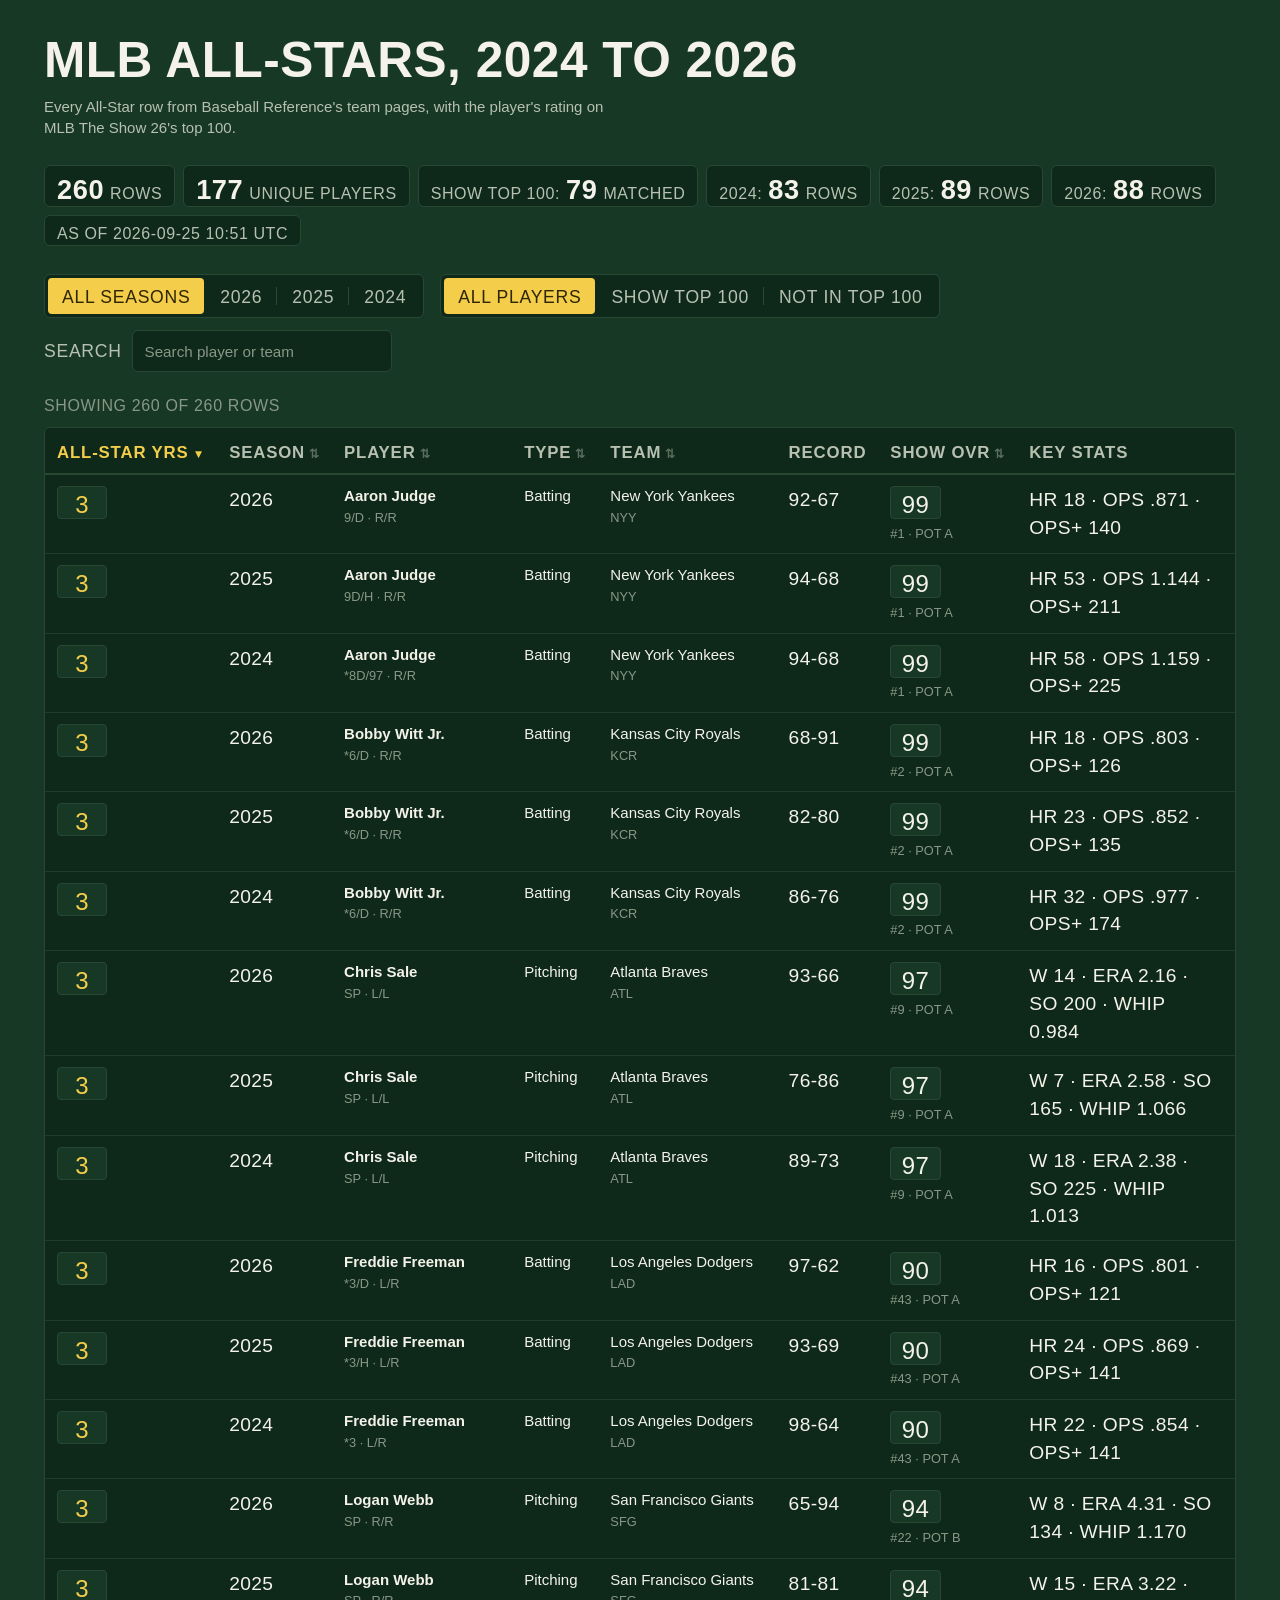
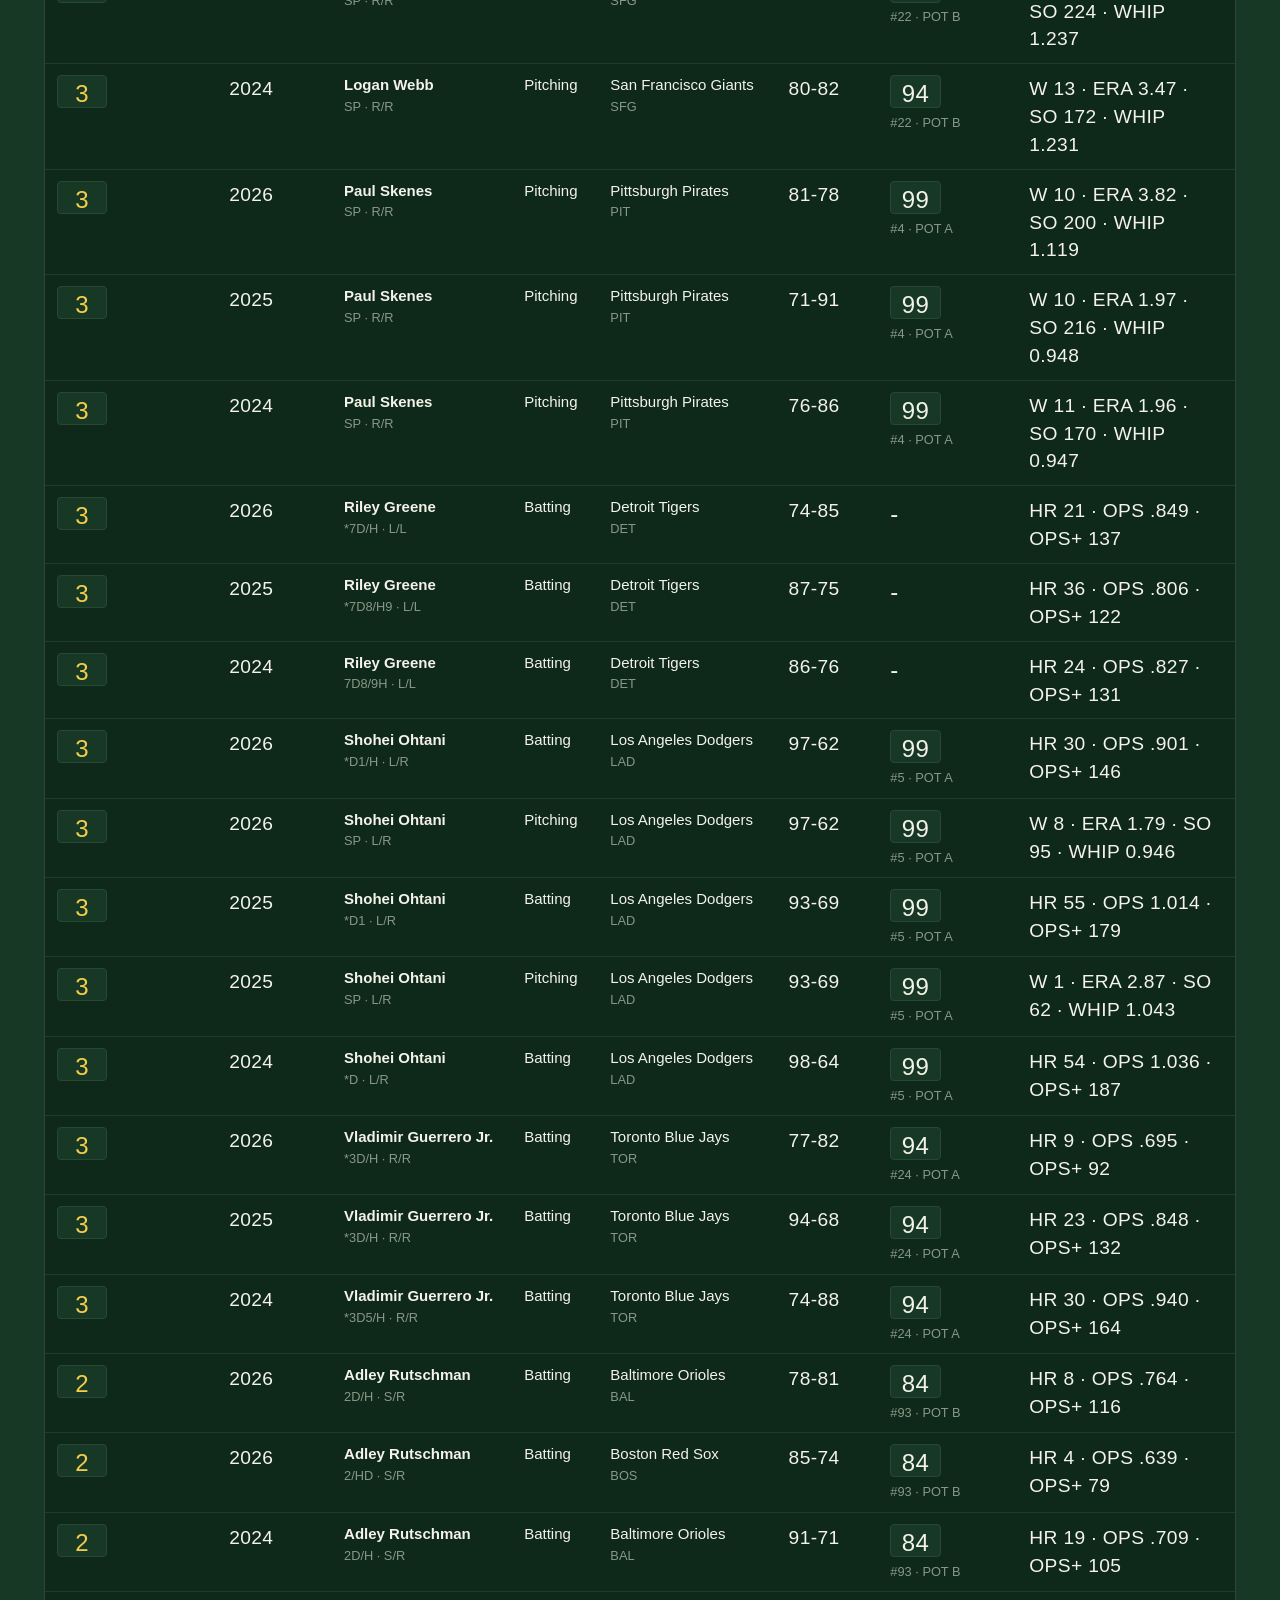
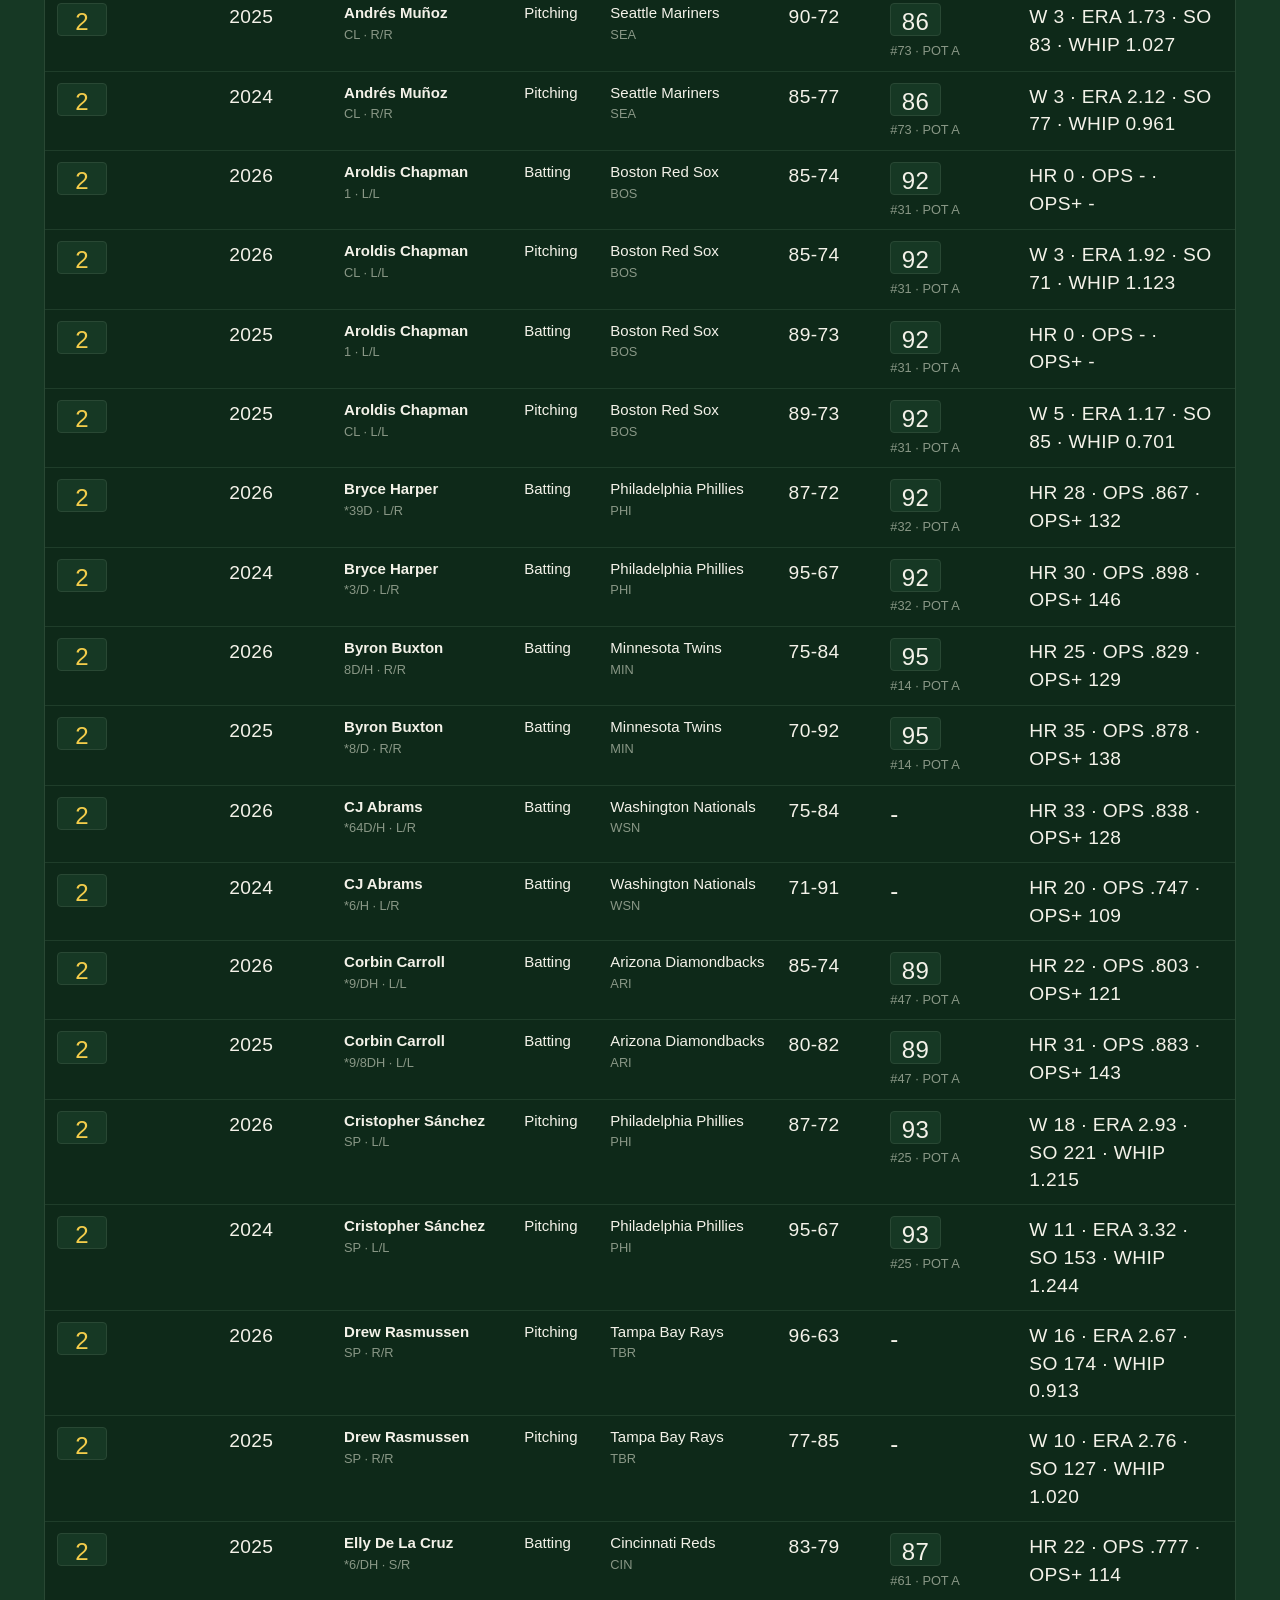
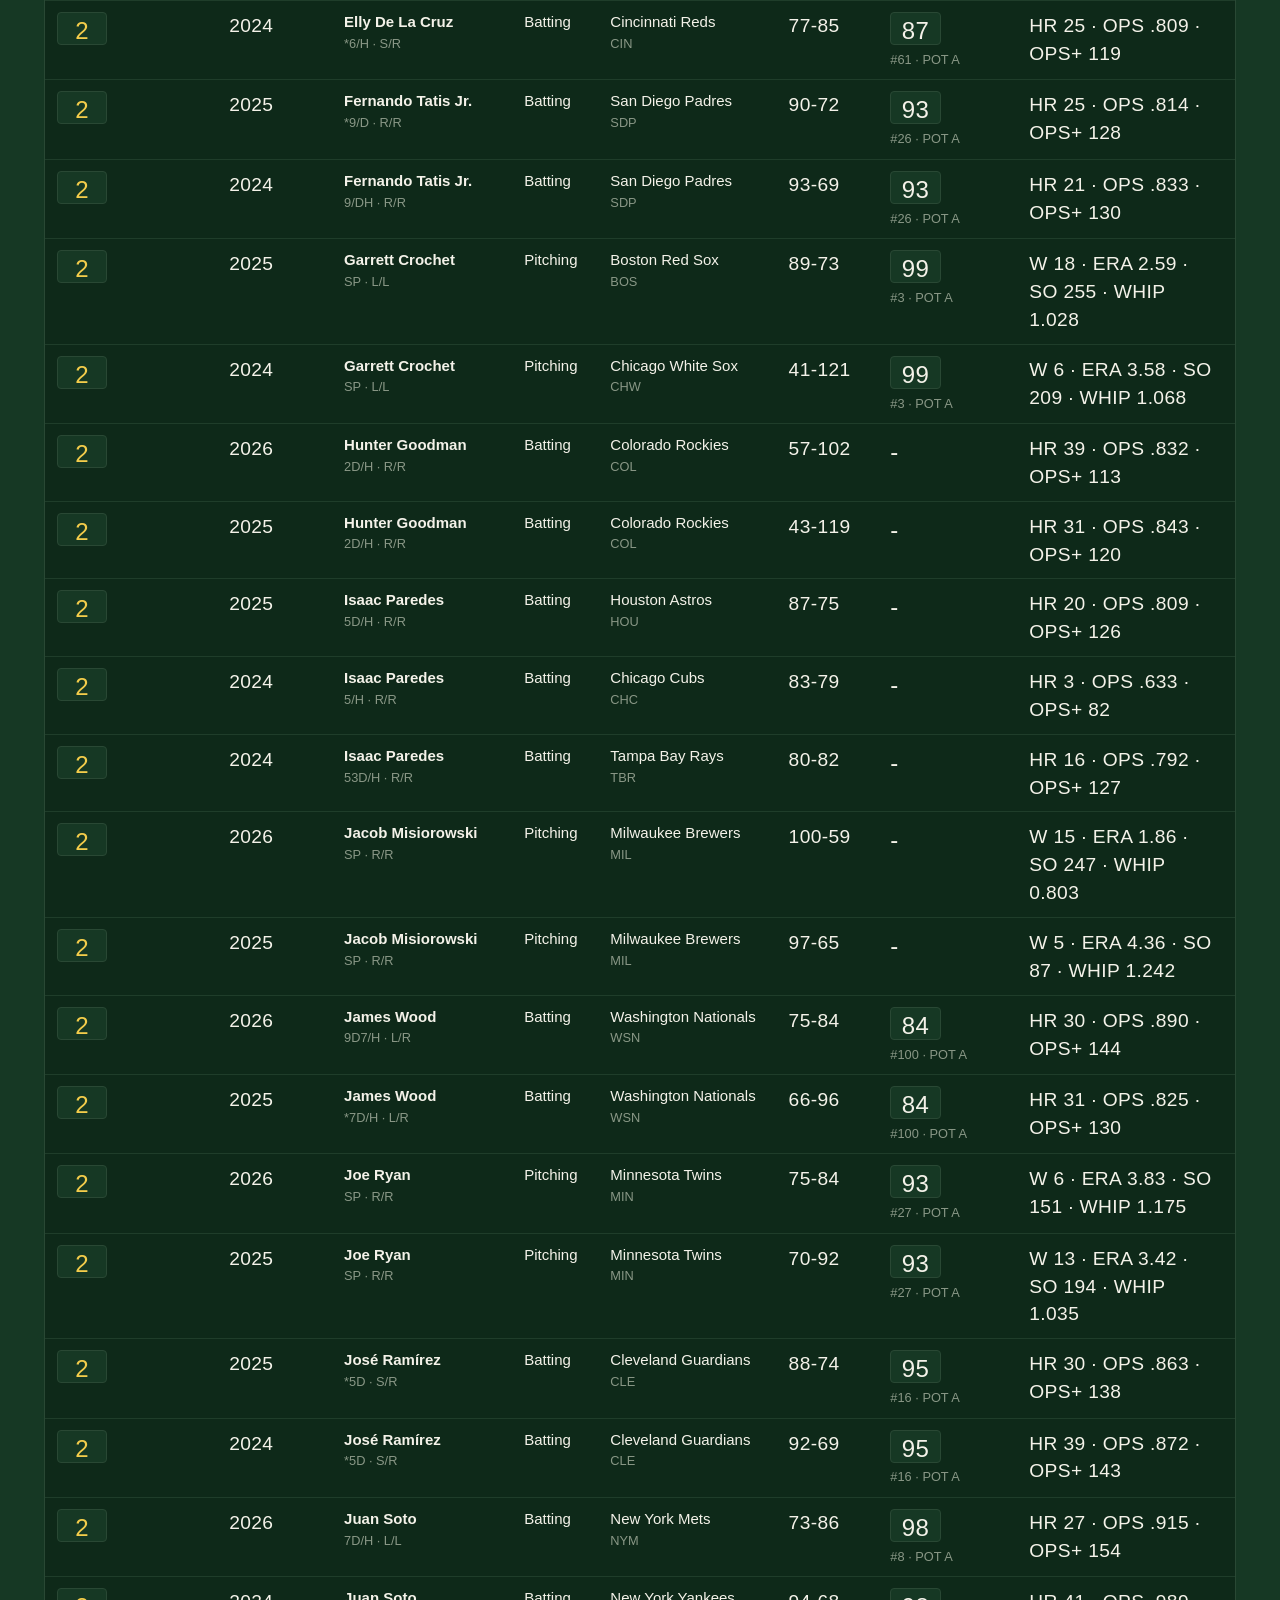
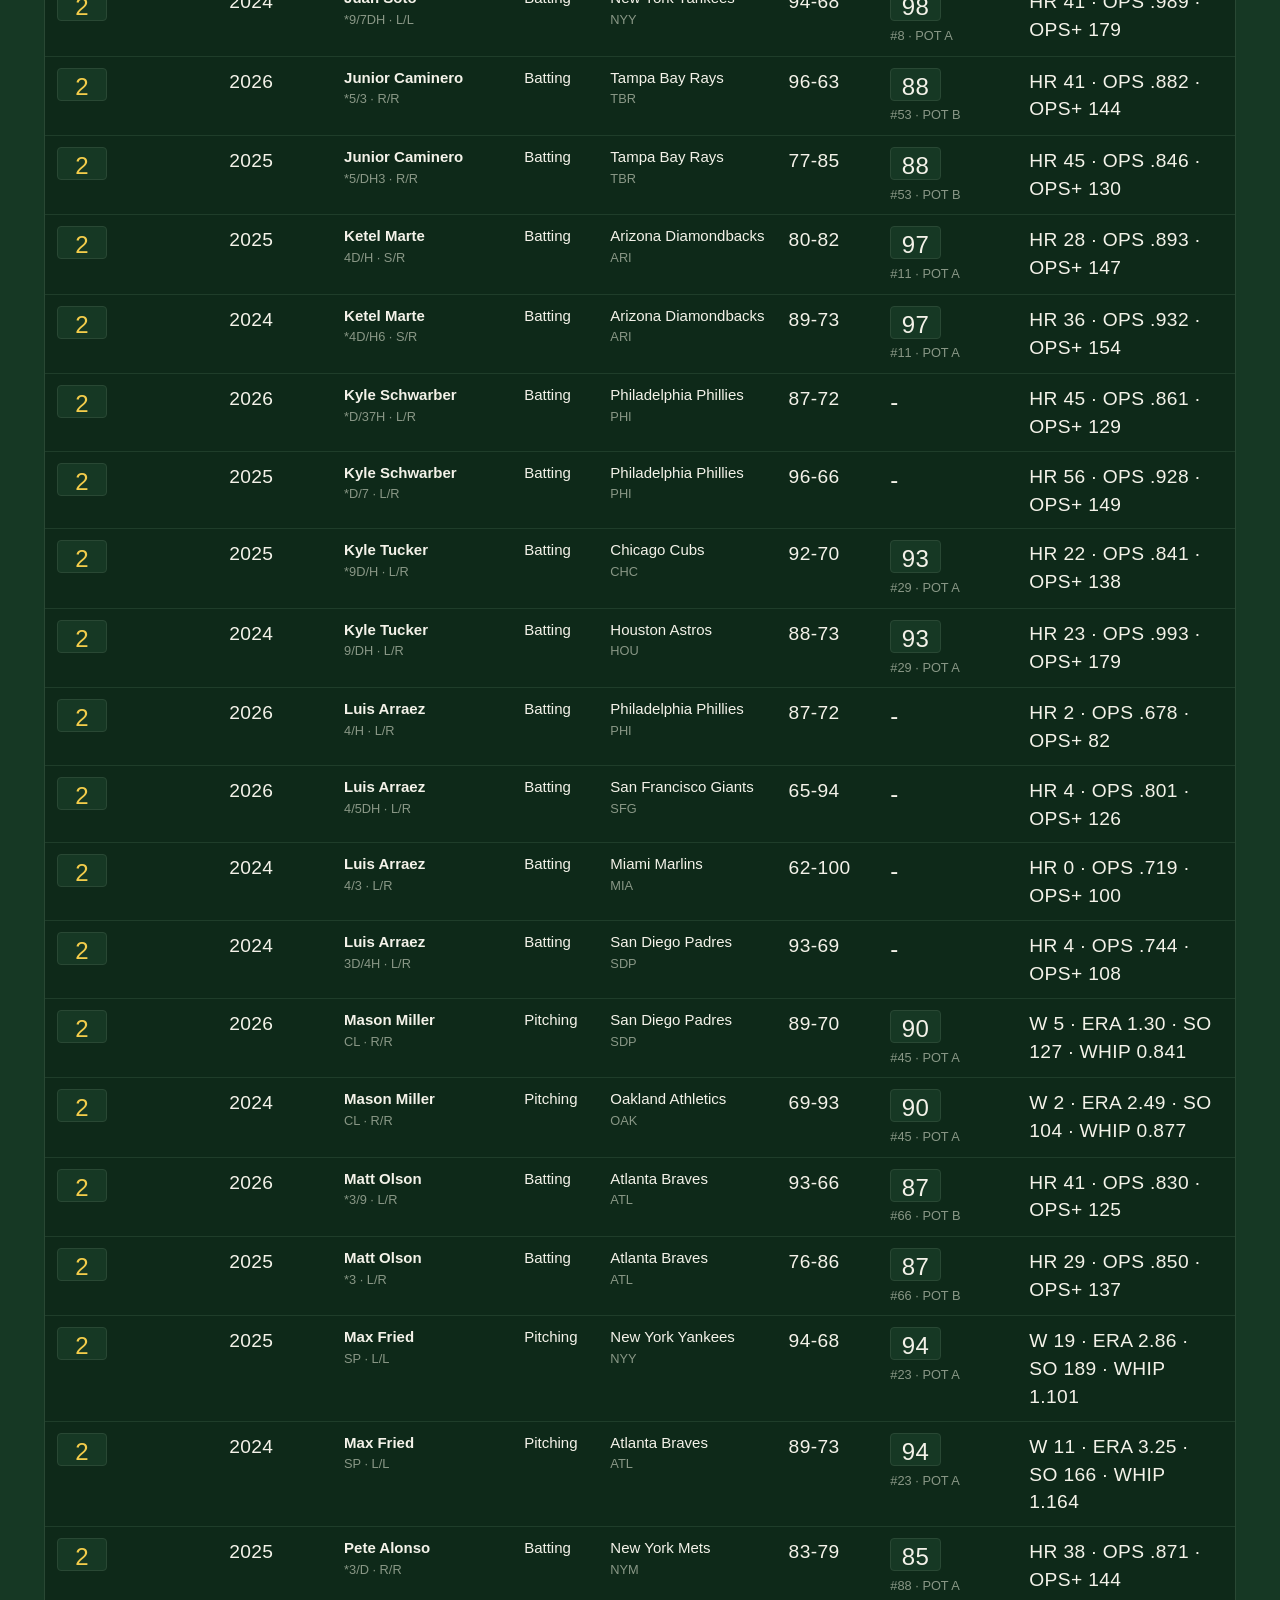
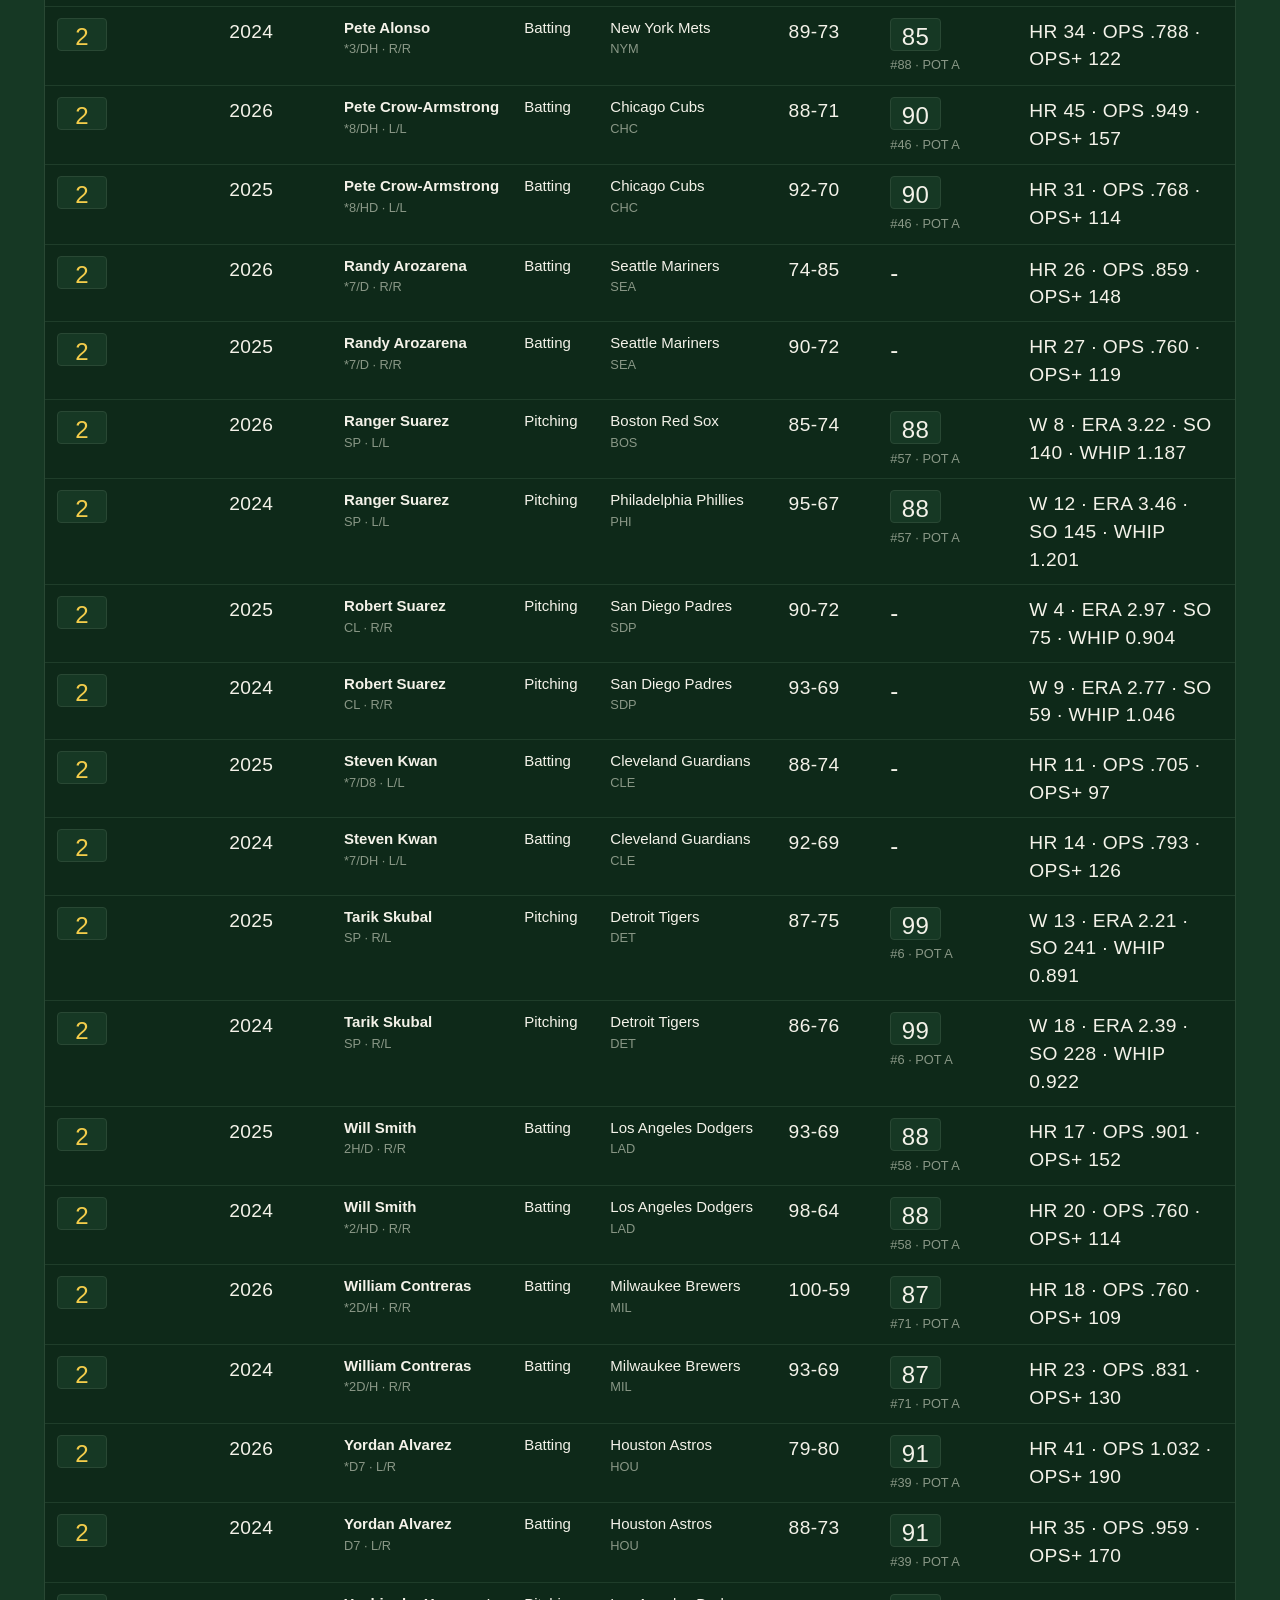
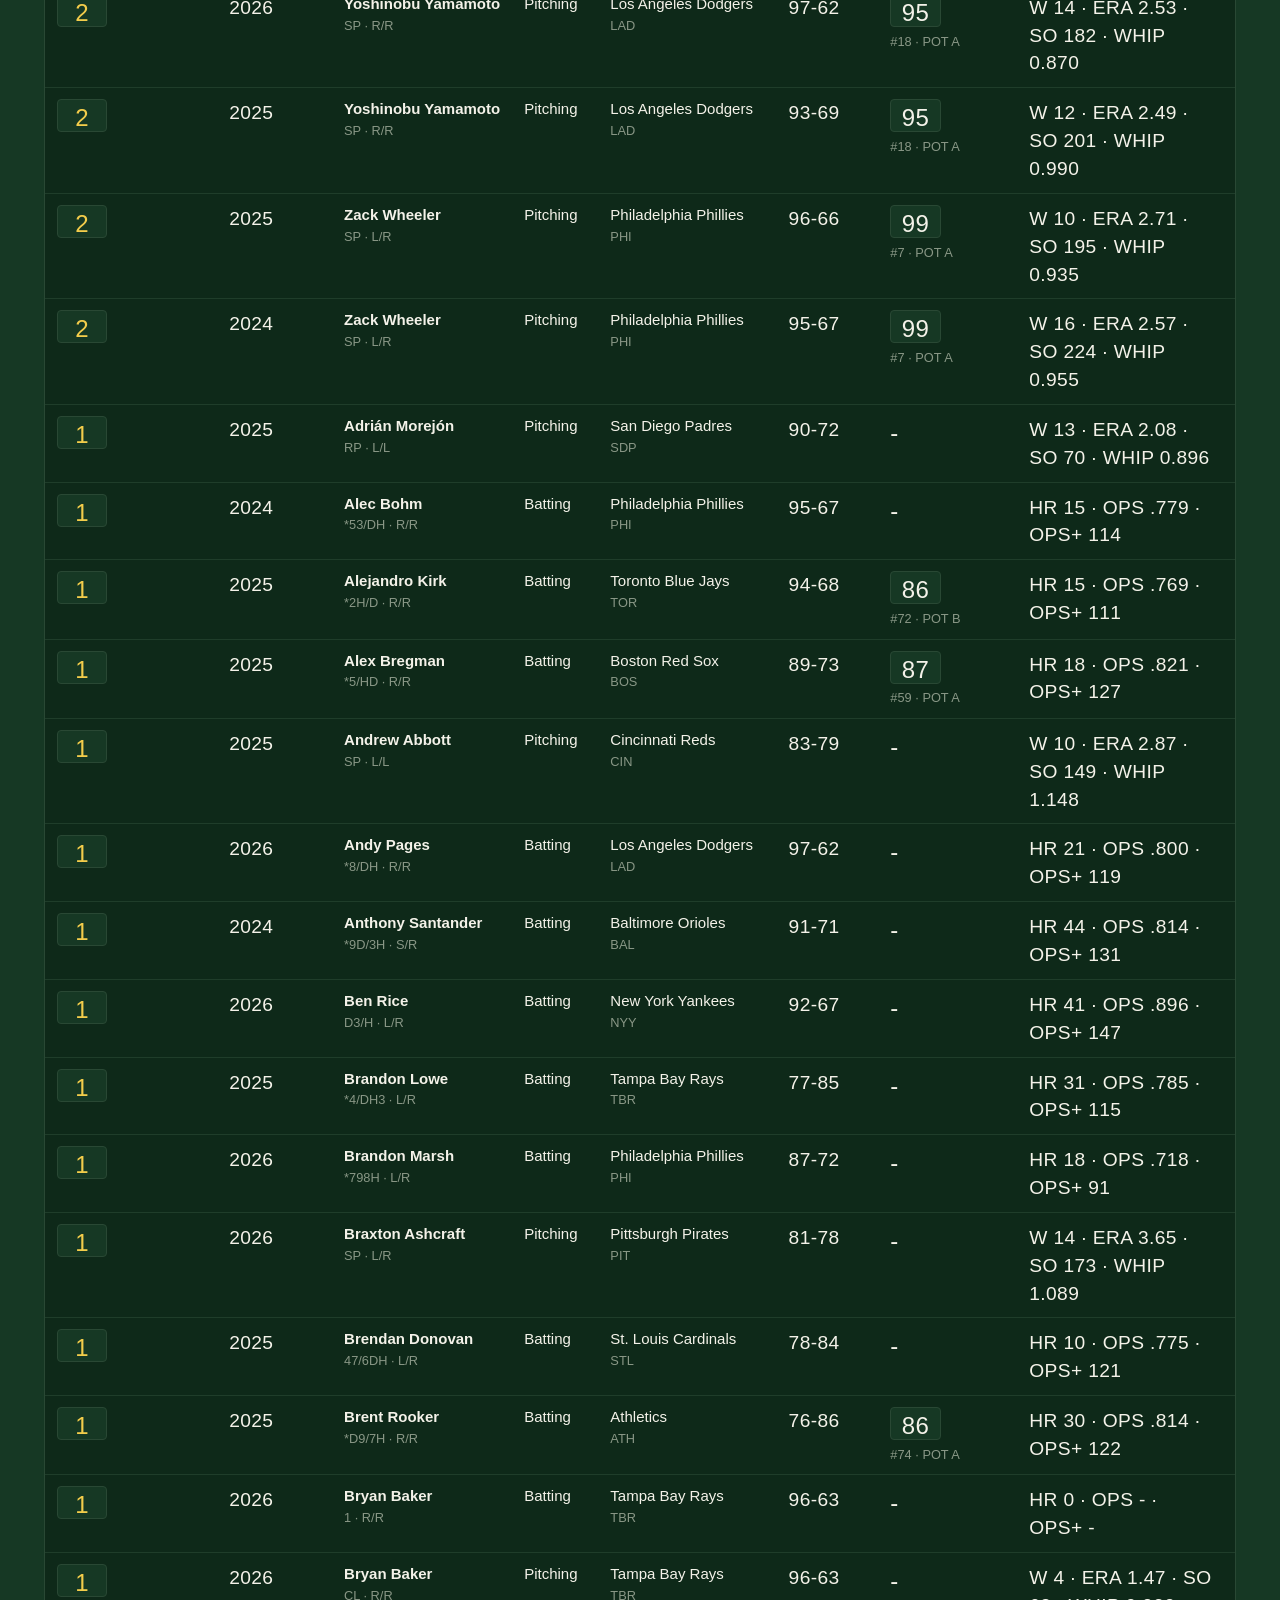
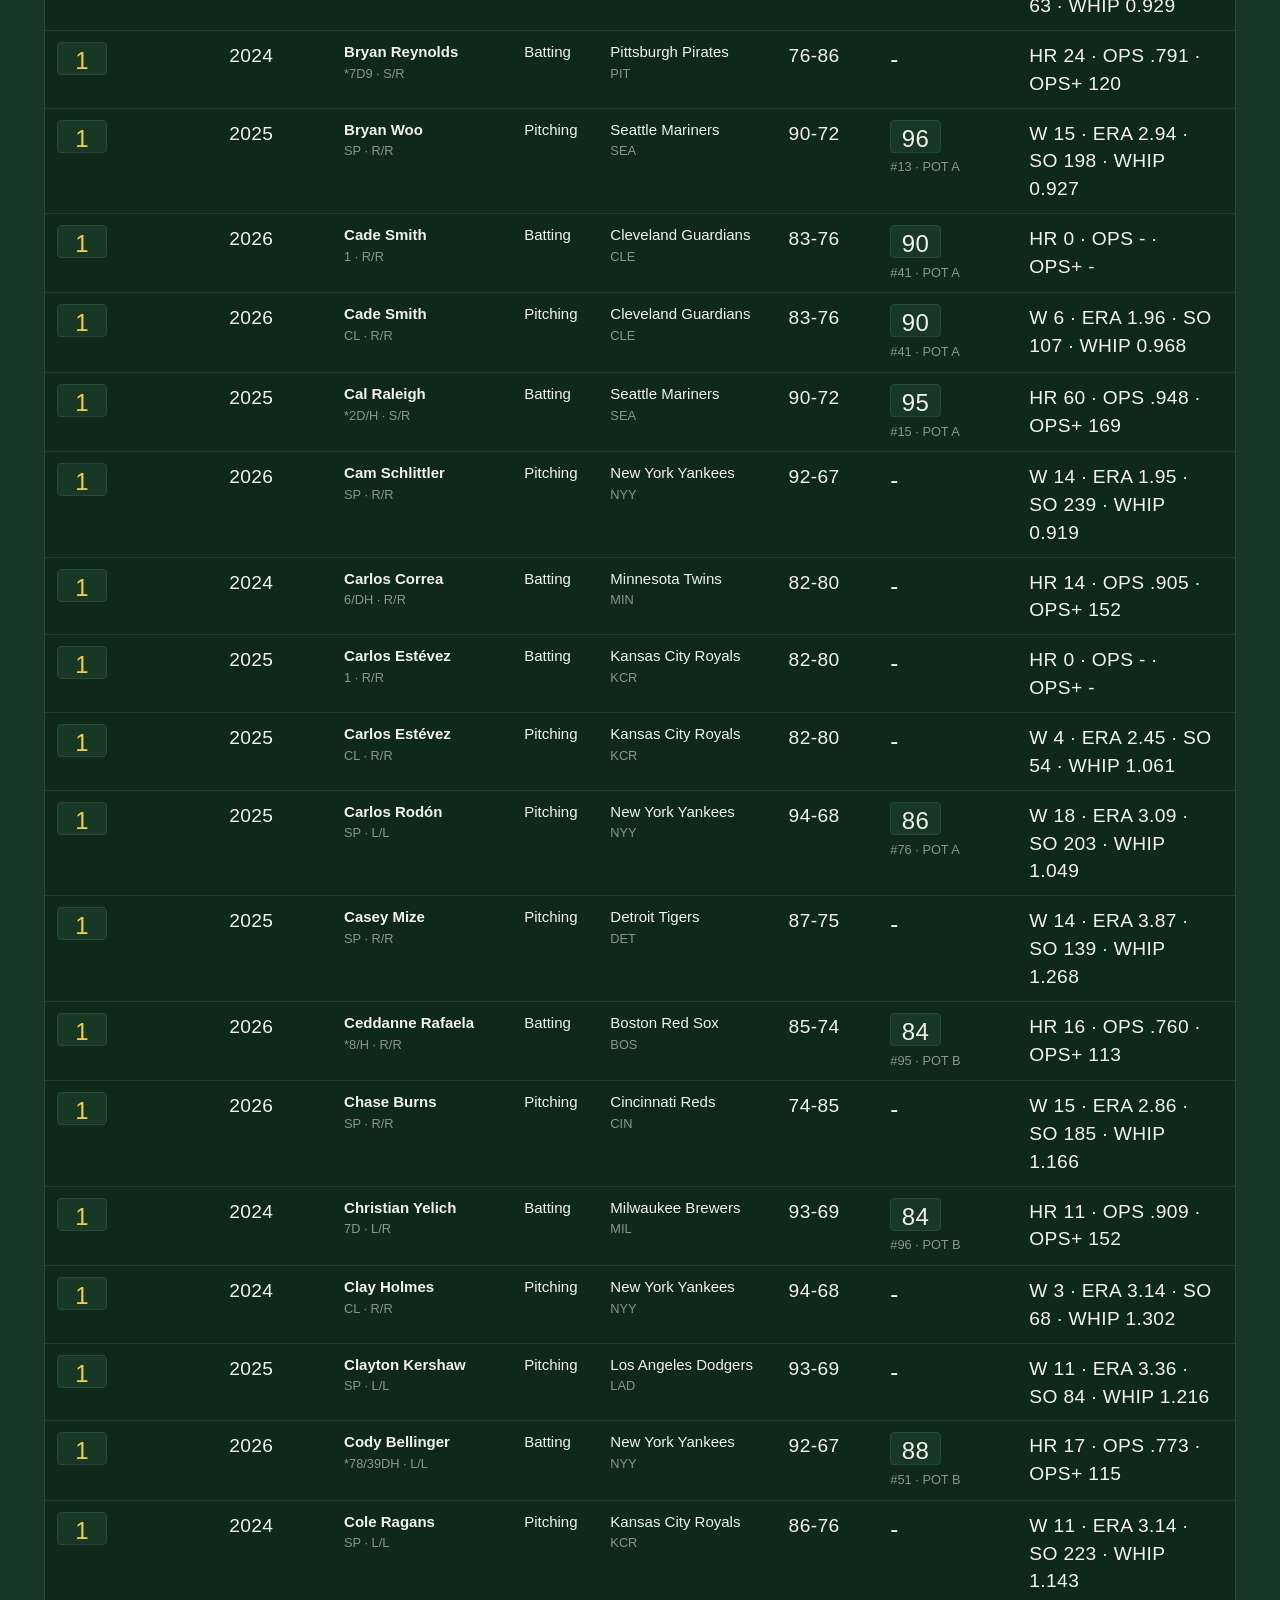
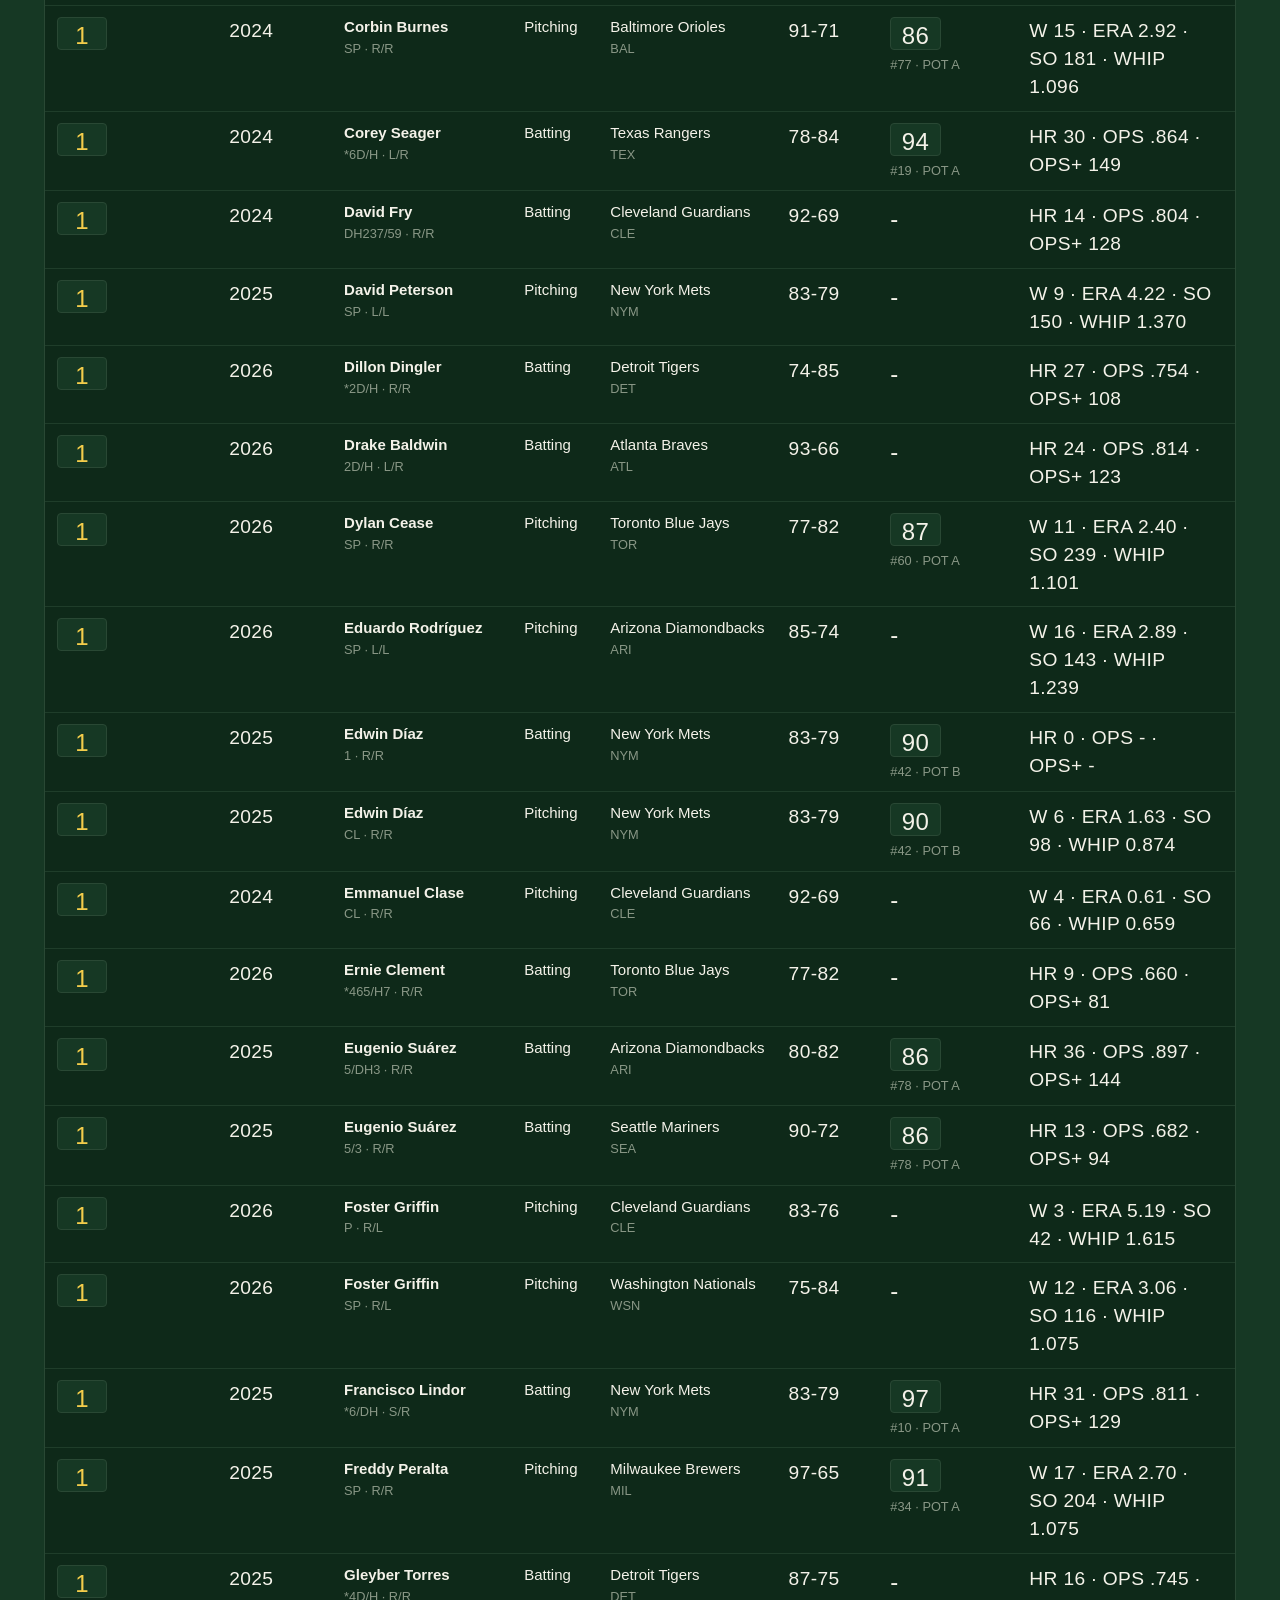
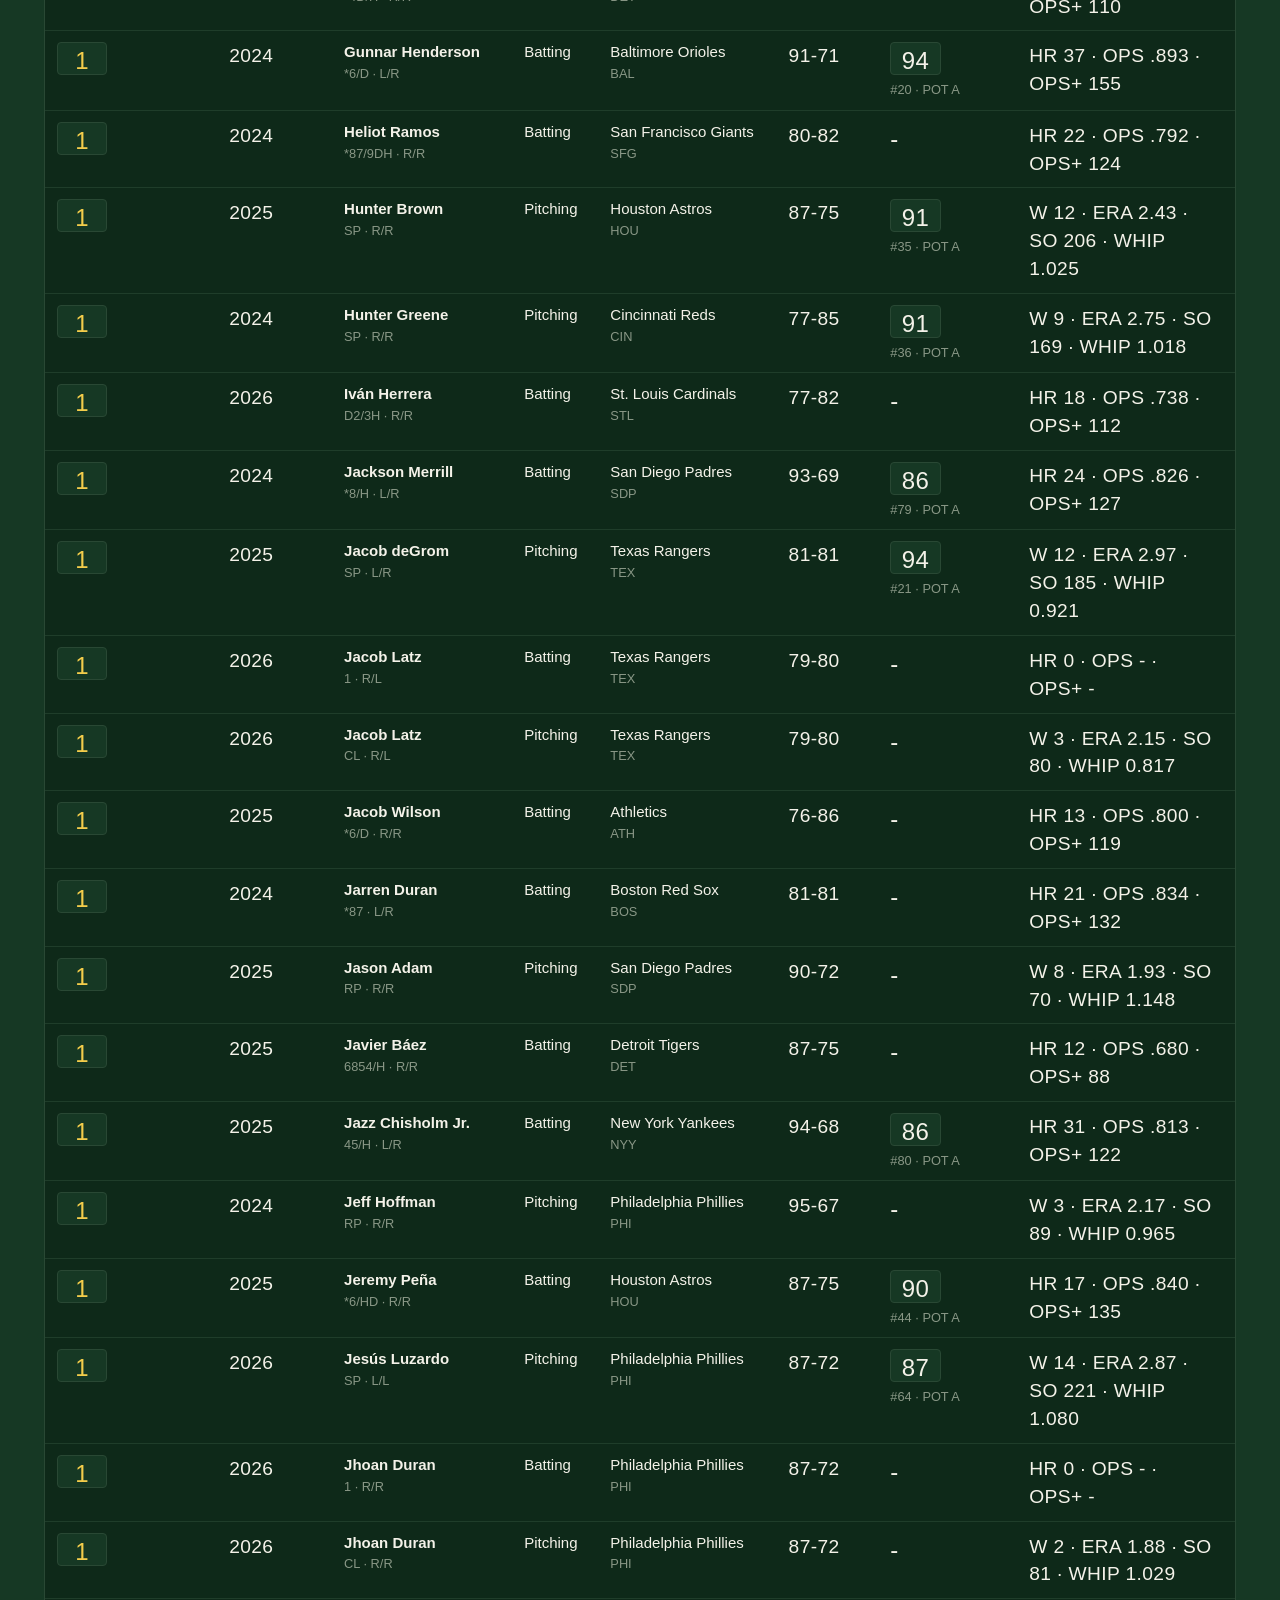
<file: website/index.html>
<!doctype html>
<html lang="en">
<head>
  <meta charset="utf-8">
  <meta name="viewport" content="width=device-width, initial-scale=1">
  <title>MLB All-Stars 2024-2026</title>
  <!-- An empty icon, so the browser does not ask the server for /favicon.ico. -->
  <link rel="icon" href="data:,">
  <link rel="stylesheet" href="style.css">
</head>
<body>
  <main>
    <h1>MLB All-Stars, 2024 to 2026</h1>
    <p>Every All-Star row from Baseball Reference's team pages, with the player's rating on MLB The Show 26's top 100.</p>

    <ul id="summary" class="chips" aria-label="Summary"></ul>

    <div class="controls">
      <div id="season-filter" role="group" aria-label="Season">
        <button type="button" data-season="all" aria-pressed="true">All seasons</button>
        <button type="button" data-season="2026" aria-pressed="false">2026</button>
        <button type="button" data-season="2025" aria-pressed="false">2025</button>
        <button type="button" data-season="2024" aria-pressed="false">2024</button>
      </div>
      <div id="show-filter" role="group" aria-label="MLB The Show top 100">
        <button type="button" data-show="all" aria-pressed="true">All players</button>
        <button type="button" data-show="in" aria-pressed="false">Show top 100</button>
        <button type="button" data-show="out" aria-pressed="false">Not in top 100</button>
      </div>
      <label>Search <input id="search" type="search" placeholder="Search player or team" autocomplete="off"></label>
    </div>

    <p id="showing" aria-live="polite"></p>

    <div class="table-wrap">
      <table id="all-stars">
        <thead>
          <tr>
            <th data-sort="selections"><button type="button">All-Star yrs</button></th>
            <th data-sort="season"><button type="button">Season</button></th>
            <th data-sort="player"><button type="button">Player</button></th>
            <th data-sort="type"><button type="button">Type</button></th>
            <th data-sort="team"><button type="button">Team</button></th>
            <th>Record</th>
            <th data-sort="show"><button type="button">Show OVR</button></th>
            <th>Key stats</th>
            <th>BR</th>
          </tr>
        </thead>
        <tbody></tbody>
      </table>
    </div>
  </main>
  <script src="data.js"></script>
  <script src="app.js"></script>
</body>
</html>
</file>
<file: website/style.css>
/* Dark green theme with condensed numerals and yellow for the selected control. At 390 px the
   table scrolls inside its own box, so the page never scrolls sideways. */
:root {
  --board: oklch(0.31 0.055 155);
  --slot: oklch(0.255 0.045 155);
  --slot-edge: oklch(0.37 0.05 155);
  --row-hover: oklch(0.345 0.055 155);
  --chalk: oklch(0.96 0.012 95);
  --chalk-soft: oklch(0.8 0.025 130);
  --chalk-faint: oklch(0.66 0.03 140);
  --bulb: oklch(0.86 0.15 92);
  --bulb-ink: oklch(0.27 0.05 95);
  --numerals: "DIN Condensed", "Oswald", "Roboto Condensed", "Arial Narrow", sans-serif;
  --radius: 6px;
}

* {
  box-sizing: border-box;
}

body {
  margin: 0;
  background: var(--board);
  color: var(--chalk);
  font-family: -apple-system, BlinkMacSystemFont, "Segoe UI", Roboto, "Helvetica Neue", Arial, sans-serif;
  font-size: 15px;
  line-height: 1.45;
  font-variant-numeric: tabular-nums;
  -webkit-font-smoothing: antialiased;
}

main {
  max-width: 1240px;
  margin: 0 auto;
  padding: 36px 24px 56px;
}

h1 {
  margin: 0;
  font-family: var(--numerals);
  font-size: 3.1rem;
  font-weight: 700;
  line-height: 1;
  letter-spacing: 0.01em;
  text-transform: uppercase;
}

h1 + p {
  margin: 10px 0 0;
  max-width: 70ch;
  color: var(--chalk-soft);
}

/* The totals, as scoreboard plates. */
.chips {
  display: flex;
  flex-wrap: wrap;
  gap: 8px;
  margin: 26px 0 28px;
  padding: 0;
  list-style: none;
}

/* The flex row makes every plate as tall as the tallest. Wrapping makes a plate a
   multi-line flex box, so align-content can center a plate's text instead of leaving it
   at the top, as it would in the as-of plate, which has no big number. */
.chips li {
  display: inline-flex;
  flex-wrap: wrap;
  gap: 6px;
  align-content: center;
  align-items: baseline;
  padding: 11px 12px;
  border: 1px solid var(--slot-edge);
  border-radius: var(--radius);
  background: var(--slot);
  font-family: var(--numerals);
  font-size: 1.2rem;
  line-height: 1;
  letter-spacing: 0.03em;
  text-transform: uppercase;
}

.chips b {
  color: var(--chalk);
  font-size: 1.7rem;
  font-weight: 700;
}

.chips .label,
.chips .unit {
  color: var(--chalk-soft);
  font-size: 1rem;
}

.chips li:last-child {
  color: var(--chalk-faint);
}

/* Number tiles for the All-Star years and the Show rating. */
.plate {
  display: inline-block;
  min-width: 2.1em;
  padding: 7px 6px;
  border: 1px solid var(--slot-edge);
  border-radius: 4px;
  background: var(--board);
  line-height: 1;
  text-align: center;
}

td:nth-child(1) .plate {
  color: var(--bulb);
}

/* Filters and search. */
.controls {
  display: flex;
  flex-wrap: wrap;
  gap: 12px 16px;
  align-items: center;
}

[role="group"] {
  display: inline-flex;
  flex-wrap: wrap;
  gap: 2px;
  padding: 3px;
  border: 1px solid var(--slot-edge);
  border-radius: var(--radius);
  background: var(--slot);
}

[role="group"] button {
  position: relative;
  min-height: 36px;
  padding: 6px 14px 3px;
  border: 0;
  border-radius: calc(var(--radius) - 2px);
  background: none;
  color: var(--chalk-soft);
  font-family: var(--numerals);
  font-size: 1.1rem;
  letter-spacing: 0.04em;
  text-transform: uppercase;
  cursor: pointer;
  transition: background-color 120ms ease-out, color 120ms ease-out;
}

[role="group"] button:hover {
  background: var(--row-hover);
  color: var(--chalk);
}

[role="group"] button[aria-pressed="true"] {
  background: var(--bulb);
  color: var(--bulb-ink);
}

/* A thin line between options, hidden on both sides of the lit one. */
[role="group"] button + button::before {
  content: "";
  position: absolute;
  top: 25%;
  bottom: 25%;
  left: -2px;
  width: 1px;
  background: var(--slot-edge);
}

[role="group"] button[aria-pressed="true"]::before,
[role="group"] button[aria-pressed="true"] + button::before {
  content: none;
}

button:active {
  transform: translateY(1px);
}

label {
  display: inline-flex;
  gap: 10px;
  align-items: center;
  color: var(--chalk-soft);
  font-family: var(--numerals);
  font-size: 1.1rem;
  letter-spacing: 0.04em;
  text-transform: uppercase;
}

input[type="search"] {
  width: 260px;
  max-width: 100%;
  min-height: 42px;
  padding: 0 12px;
  border: 1px solid var(--slot-edge);
  border-radius: var(--radius);
  background: var(--slot);
  color: var(--chalk);
  font-family: -apple-system, BlinkMacSystemFont, "Segoe UI", Roboto, "Helvetica Neue", Arial, sans-serif;
  font-size: 0.95rem;
  letter-spacing: normal;
  text-transform: none;
}

input[type="search"]::placeholder {
  color: var(--chalk-faint);
}

:focus-visible {
  outline: 2px solid var(--bulb);
  outline-offset: 2px;
}

#showing {
  margin: 22px 0 10px;
  color: var(--chalk-faint);
  font-family: var(--numerals);
  font-size: 1rem;
  letter-spacing: 0.04em;
  text-transform: uppercase;
}

/* The table. */
.table-wrap {
  overflow-x: auto;
  border: 1px solid var(--slot-edge);
  border-radius: var(--radius);
  background: var(--slot);
}

table {
  width: 100%;
  border-collapse: collapse;
}

th,
td {
  padding: 10px 12px;
  text-align: left;
  vertical-align: top;
  white-space: nowrap;
}

thead th {
  padding-block: 16px;
  border-bottom: 2px solid var(--slot-edge);
  color: var(--chalk-soft);
  font-family: var(--numerals);
  font-size: 1.05rem;
  font-weight: 700;
  letter-spacing: 0.05em;
  text-transform: uppercase;
}

th button {
  padding: 0;
  border: 0;
  background: none;
  color: inherit;
  font: inherit;
  letter-spacing: inherit;
  text-transform: inherit;
  cursor: pointer;
}

th button:hover {
  color: var(--chalk);
}

/* The sorted column lights up and says which way. */
th[aria-sort] button {
  color: var(--bulb);
}

/* Every sortable column shows a faint mark; the sorted one lights up and says which way. */
th[data-sort] button::after {
  content: " \21C5";
  font-size: 0.7em;
  opacity: 0.45;
}

th[aria-sort="descending"] button::after {
  content: " \25BC";
  opacity: 1;
}

th[aria-sort="ascending"] button::after {
  content: " \25B2";
  opacity: 1;
}

tbody tr + tr td {
  border-top: 1px solid oklch(0.33 0.05 155);
}

tbody tr:hover td {
  background: var(--row-hover);
}

/* The number columns: All-Star years, season, record, Show rating and key stats. */
td:nth-child(1),
td:nth-child(2),
td:nth-child(6),
td:nth-child(7),
td:nth-child(8) {
  font-family: var(--numerals);
  font-size: 1.2rem;
  letter-spacing: 0.02em;
  padding-top: 11px;
}

td:nth-child(1) {
  color: var(--bulb);
  font-size: 1.5rem;
}

td:nth-child(7) {
  font-size: 1.5rem;
}

/* Key stats is the longest cell; it wraps before the table outgrows the page. */
td:nth-child(8) {
  min-width: 13rem;
  white-space: normal;
}

td strong {
  font-weight: 600;
}

.sub {
  display: block;
  margin-top: 2px;
  color: var(--chalk-faint);
  font-family: -apple-system, BlinkMacSystemFont, "Segoe UI", Roboto, "Helvetica Neue", Arial, sans-serif;
  font-size: 0.8rem;
  letter-spacing: normal;
}

a {
  color: var(--bulb);
  font-family: var(--numerals);
  font-size: 1.15rem;
  letter-spacing: 0.04em;
  text-decoration: none;
}

a:hover {
  text-decoration: underline;
}

/* DIN Condensed leaves about a third of an em of empty room below the baseline, so its
   capitals sit high in a box. Trimming each text box to the cap height and the baseline
   lets equal padding center them. A browser without text-box (Firefox 150 is one) gets
   the padding shifted down by that room instead. */
.chips li > *,
.plate,
thead th {
  text-box: trim-both cap alphabetic;
}

@supports not (text-box: trim-both cap alphabetic) {
  .chips li {
    padding: 10px 12px 3px;
  }

  .plate {
    padding: 6px 6px 1px;
  }

  thead th {
    padding-top: 13px;
    padding-bottom: 7px;
  }
}

@media (max-width: 600px) {
  main {
    padding: 22px 16px 36px;
  }

  h1 {
    font-size: 2.3rem;
  }

  /* Tighter options keep each filter on one line down to a 360 px phone. */
  [role="group"] button {
    padding-inline: 8px;
  }

  label,
  input[type="search"] {
    width: 100%;
  }
}
</file>
